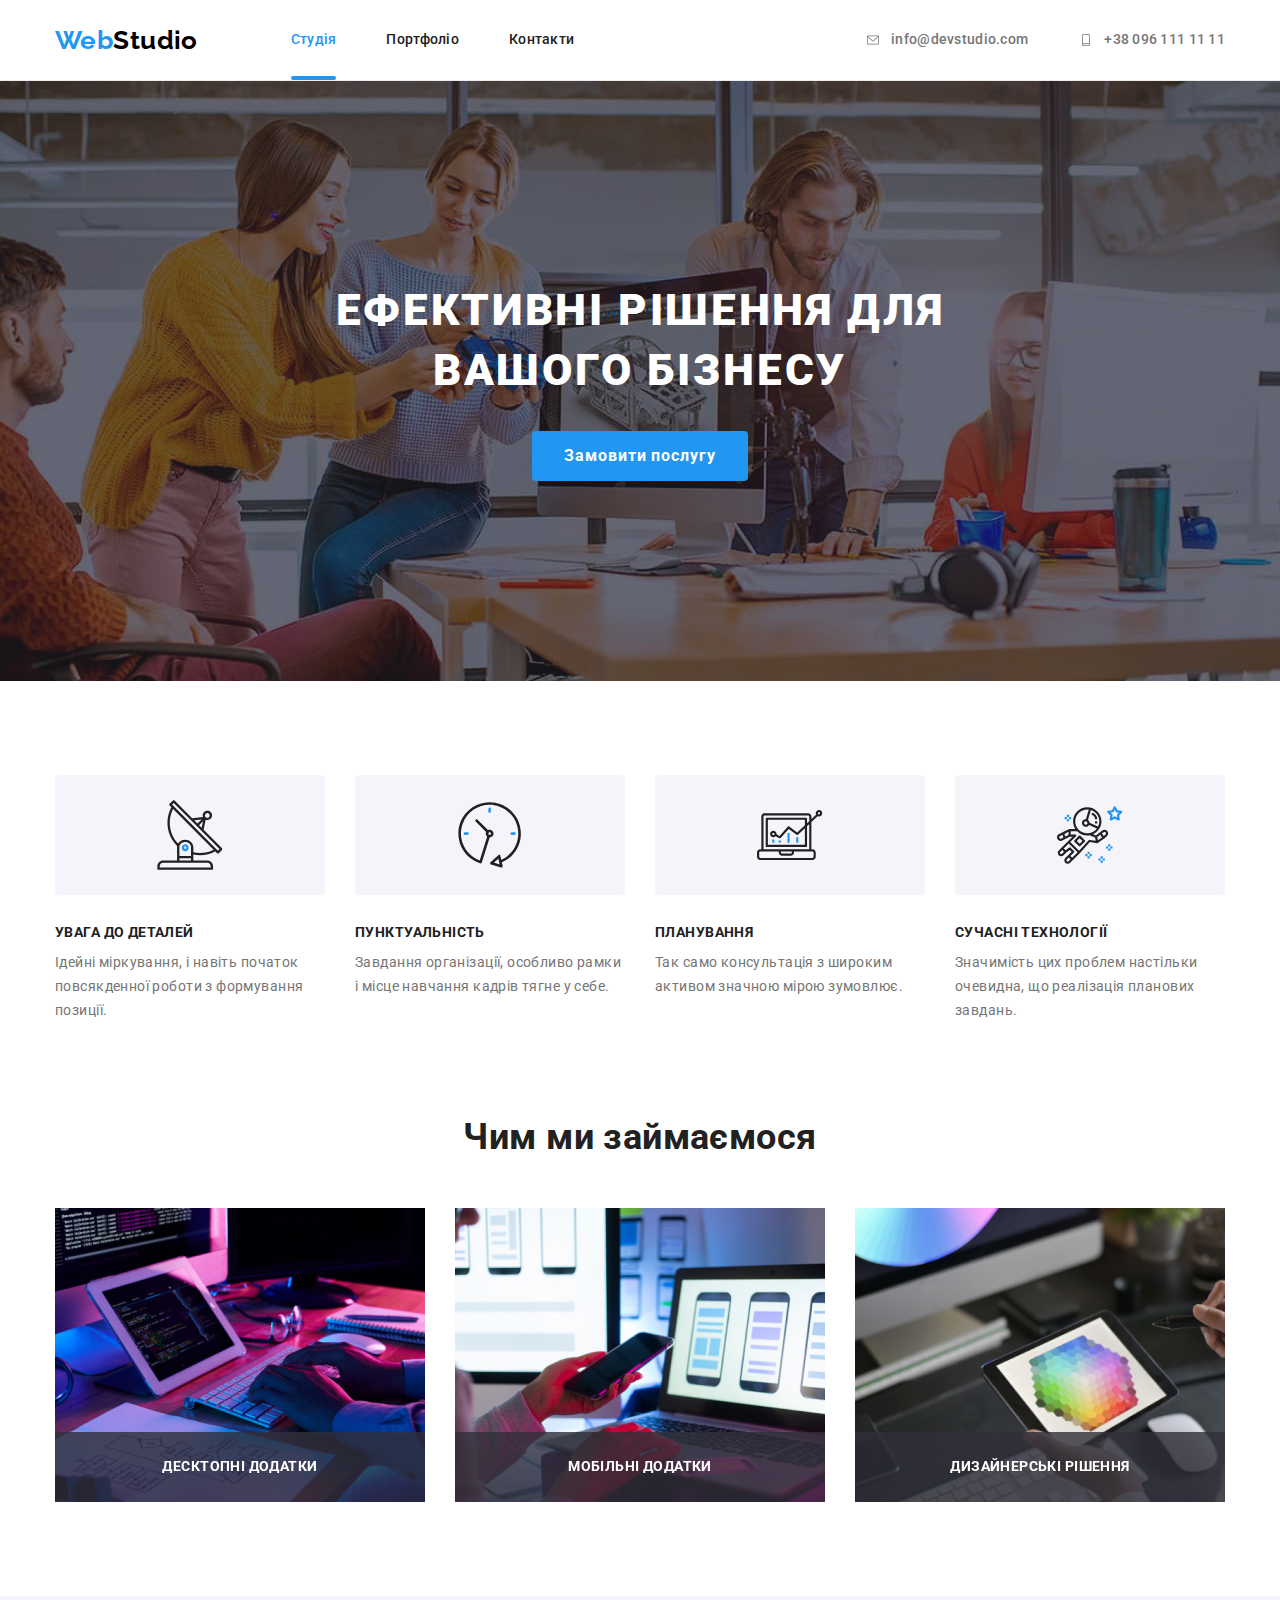
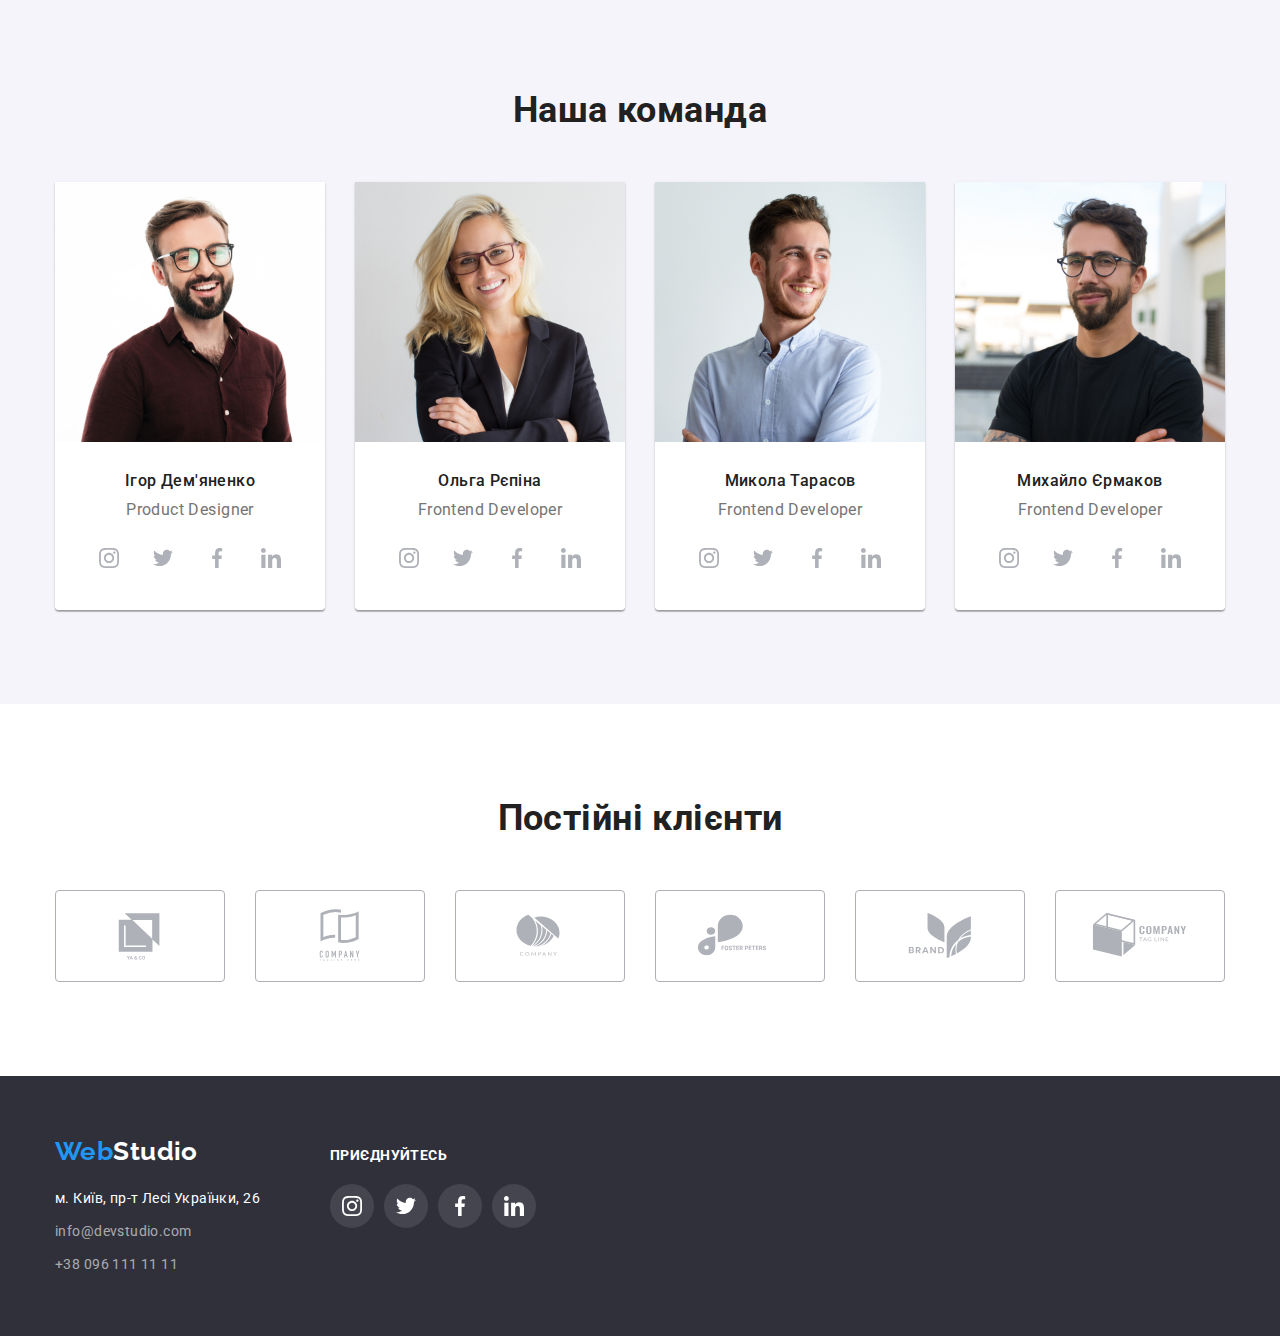
<file: index.html>
<!DOCTYPE html>
<html lang="uk-UA">
  <head>
    <meta charset="UTF-8" />
    <meta http-equiv="X-UA-Compatible" content="IE=edge" />
    <meta name="viewport" content="width=device-width, initial-scale=1.0" />
    <title>Студія</title>
    <link rel="preconnect" href="https://fonts.googleapis.com" />
    <link rel="preconnect" href="https://fonts.gstatic.com" crossorigin />
    <link
      href="https://fonts.googleapis.com/css2?family=Raleway:wght@700&family=Roboto:wght@400;500;700;900&display=swap"
      rel="stylesheet"
    />
    <link
      rel="stylesheet"
      href="https://cdnjs.cloudflare.com/ajax/libs/modern-normalize/1.1.0/modern-normalize.min.css"
    />
    <link rel="stylesheet" href="./css/style.css" />
  </head>
  <body>
    <!-- Header -->
    <header>
      <div class="container main-nav">
        <nav class="nav">
          <a href="./index.html" class="logo">Web<span class="web">Studio</span></a>
          <!-- Menu Nav -->
          <ul class="site-nav list">
            <li class="item"><a href="./index.html" class="link current">Студія</a></li>
            <li class="item"><a href="./portfolio.html" class="link">Портфоліо</a></li>
            <li class="item"><a href="" class="link">Контакти</a></li>
          </ul>
        </nav>
        <!-- contacts -->
        <ul class="contacts-nav list">
          <li class="item">
            <a href="mailto:info@devstudio.com" class="contacts">
              <svg class="contact-icon list" width="16px" height="12px">
                <use href="./images/icons.svg#icon-mail">
                </use>
              </svg>
              info@devstudio.com
            </a>
          </li>
          <li class="item">
            <a href="tel:+380961111111" class="contacts">
              <svg class="contact-icon list" width="16px" height="12px">
                <use href="./images/icons.svg#icon-phone">
                </use>
              </svg>
              +38 096 111 11 11
            </a>
          </li>
        </ul>
      </div>
    </header>
    <!-- Main -->
    <main>
      <!-- Order -->
      <section class="section order hero overlay">
        <h1 class="order-title">
          ЕФЕКТИВНІ РІШЕННЯ ДЛЯ <br/>
          ВАШОГО БІЗНЕСУ
        </h1>
        <button type="button" class="button second button" data-modal-open>Замовити послугу</button>
        <div class="backdrop is-hidden" data-modal>
          <div class="modal">
            <svg class="icon-close" data-modal-close width="11px" height="11px">
              <use href="./images/icons.svg#close-black">
              </use>
            </svg>  
          </div>
        </div>
      </section>
      <!-- Features -->
      <section class="section features">
        <!-- <h2>особливості нашої роботи</h2> -->
        <div class="container">
          <ul class="features-list list">
            <li class="item">
              <div class="icon-features">
                <svg class="" width="65.32px" height="70px">
                  <use href="./images/icons.svg#icon-features-1">
                  </use>
                </svg>
              </div>
              <h3 class="title">УВАГА ДО ДЕТАЛЕЙ</h3>
              <p>
                Ідейні міркування, і навіть початок повсякденної роботи з
                формування позиції.
              </p>
            </li>
            <li class="item">
              <div class="icon-features">
                <svg class="" width="65.32px" height="70px">
                  <use href="./images/icons.svg#icon-features-2">
                  </use>
                </svg>
              </div>
              <h3 class="title">ПУНКТУАЛЬНІСТЬ</h3>
              <p>
                Завдання організації, особливо рамки і місце навчання кадрів тягне
                у себе.
              </p>
            </li>
            <li class="item">
              <div class="icon-features">
                <svg class="" width="65.32px" height="70px">
                  <use href="./images/icons.svg#icon-features-3">
                  </use>
                </svg>
              </div>
              <h3 class="title">ПЛАНУВАННЯ</h3>
              <p>
                Так само консультація з широким активом значною мірою зумовлює.
              </p>
            </li>
            <li class="item">
              <div class="icon-features">
                <svg class="" width="65.32px" height="70px">
                  <use href="./images/icons.svg#icon-features-4">
                  </use>
                </svg>
              </div>
              <h3 class="title">СУЧАСНІ ТЕХНОЛОГІЇ</h3>
              <p>
                Значимість цих проблем настільки очевидна, що реалізація планових
                завдань.
              </p>
            </li>
          </ul>
        </div>
      </section>
      <!-- About US -->
      <section class="section about">
       <div class="container">
          <h2 class="section-title">Чим ми займаємося</h2>
            <ul class="about-list list ">
              <li class="about-item">
                <img src="./images/box1.jpg" alt="напишемо програму під ваші потреби" width="370" />
                <p class="label">Десктопні додатки</p>
              </li>
              <li class="about-item">
                <img src="./images/box2.jpg" alt="створюємо мобільний додаток" width="370" />
                <p class="label">Мобільні додатки</p>
              </li>
              <li class="about-item">
                <img src="./images/box3.jpg" alt="створюємо додаток для роботи з графікою" width="370" />
                <p class="label">Дизайнерські рішення</p>
              </li>
            </ul>
       </div>
      </section>
      <!-- Team -->
      <section class="team section">
        <div class="container">
          <h2 class="section-title">Наша команда</h2>
            <div class="team-grup">
                <ul class="team-list list">
                  <li class="item">
                    <img src="./images/team-card-1.jpg" alt="Ігор Дем'яненко" width="270"/>
                    <div class="description">
                      <h3 class="title">Ігор Дем'яненко</h3>
                      <p>Product Designer</p>
                      <ul class="social-list list">
                        <li class="social-item">
                          <a href="" class="social-link">
                            <svg class="" width="20px" height="20px">
                              <use href="./images/icons.svg#icon-team-instagram">
                              </use>
                            </svg>
                          </a>
                        </li>
                        <li class="social-item">
                          <a href="" class="social-link">
                            <svg class="" width="20px" height="20px">
                              <use href="./images/icons.svg#icon-team-twitter">
                              </use>
                            </svg>
                          </a>
                        </li>
                        <li class="social-item">
                          <a href="" class="social-link">
                            <svg class="" width="20px" height="20px">
                              <use href="./images/icons.svg#icon-team-facebook">
                              </use>
                            </svg>
                          </a>
                        </li>
                        <li class="social-item">
                          <a href="" class="social-link">
                            <svg class="" width="20px" height="20px">
                              <use href="./images/icons.svg#icon-team-linkedin">
                              </use>
                            </svg>
                          </a>
                        </li>
                      </ul> 
                    </div>
                  </li>
                  <li class="item">
                    <img src="./images/team-card-2.jpg" alt="Ольга Рєпіна" width="270" />
                    <div class="description">
                      <h3 class="title">Ольга Рєпіна</h3>
                      <p>Frontend Developer</p>
                      <ul class="social-list list">
                        <li class="social-item">
                          <a href="" class="social-link">
                            <svg class="" width="20px" height="20px">
                              <use href="./images/icons.svg#icon-team-instagram">
                              </use>
                            </svg>
                          </a>
                        </li>
                        <li class="social-item">
                          <a href="" class="social-link">
                            <svg class="" width="20px" height="20px">
                              <use href="./images/icons.svg#icon-team-twitter">
                              </use>
                            </svg>
                          </a>
                        </li>
                        <li class="social-item">
                          <a href="" class="social-link">
                            <svg class="" width="20px" height="20px">
                              <use href="./images/icons.svg#icon-team-facebook">
                              </use>
                            </svg>
                          </a>
                        </li>
                        <li class="social-item">
                          <a href="" class="social-link">
                            <svg class="" width="20px" height="20px">
                              <use href="./images/icons.svg#icon-team-linkedin">
                              </use>
                            </svg>
                          </a>
                        </li>
                      </ul>
                    </div>
                  </li>
                  <li class="item">
                    <img src="./images/team-card-3.jpg" alt="Микола Тарасов" width="270" />
                    <div class="description">
                      <h3 class="title">Микола Тарасов</h3>
                      <p>Frontend Developer</p>
                      <ul class="social-list list">
                        <li class="social-item">
                          <a href="" class="social-link">
                            <svg class="" width="20px" height="20px">
                              <use href="./images/icons.svg#icon-team-instagram">
                              </use>
                            </svg>
                          </a>
                        </li>
                        <li class="social-item">
                          <a href="" class="social-link">
                            <svg class="" width="20px" height="20px">
                              <use href="./images/icons.svg#icon-team-twitter">
                              </use>
                            </svg>
                          </a>
                        </li>
                        <li class="social-item">
                          <a href="" class="social-link">
                            <svg class="" width="20px" height="20px">
                              <use href="./images/icons.svg#icon-team-facebook">
                              </use>
                            </svg>
                          </a>
                        </li>
                        <li class="social-item">
                          <a href="" class="social-link">
                            <svg class="" width="20px" height="20px">
                              <use href="./images/icons.svg#icon-team-linkedin">
                              </use>
                            </svg>
                          </a>
                        </li>
                      </ul>
                    </div>
                  </li>
                  <li class="item">
                    <img src="./images/team-card-4.jpg" alt="Михайло Єрмаков" width="270" />
                    <div class="description">
                      <h3 class="title">Михайло Єрмаков</h3>
                      <p>Frontend Developer</p>
                      <ul class="social-list list">
                        <li class="social-item">
                          <a href="" class="social-link">
                            <svg class="" width="20px" height="20px">
                              <use href="./images/icons.svg#icon-team-instagram">
                              </use>
                            </svg>
                          </a>
                        </li>
                        <li class="social-item">
                          <a href="" class="social-link">
                            <svg class="" width="20px" height="20px">
                              <use href="./images/icons.svg#icon-team-twitter">
                              </use>
                            </svg>
                          </a>
                        </li>
                        <li class="social-item">
                          <a href="" class="social-link">
                            <svg class="" width="20px" height="20px">
                              <use href="./images/icons.svg#icon-team-facebook">
                              </use>
                            </svg>
                          </a>
                        </li>
                        <li class="social-item">
                          <a href="" class="social-link">
                            <svg class="" width="20px" height="20px">
                              <use href="./images/icons.svg#icon-team-linkedin">
                              </use>
                            </svg>
                          </a>
                        </li>
                      </ul>
                    </div>
                  </li>
                </ul>
            </div>
        </div>
      </section>
      <!-- Clients -->
      <section class="clients section">
        <div class="container">
          <h2 class="section-title">Постійні клієнти</h2>
          <ul class="clients-list list">
            <li class="clients-iten">
              <a href="" class="clients-link">
                <svg class="" width="106px" height="60px">
                  <use href="./images/icons.svg#client-1"></use>
                </svg>
              </a>
            </li>
            <li class="clients-iten">
              <a href="" class="clients-link">
                <svg class="" width="106px" height="60px">
                  <use href="./images/icons.svg#client-2"></use>
                </svg>
              </a>
            </li>
            <li class="clients-iten">
              <a href="" class="clients-link">
                <svg class="" width="106px" height="60px">
                  <use href="./images/icons.svg#client-3"></use>
                </svg>
              </a>
            </li>
            <li class="clients-iten">
              <a href="" class="clients-link">
                <svg class="" width="106px" height="60px">
                  <use href="./images/icons.svg#client-4"></use>
                </svg>
              </a>
            </li>
            <li class="clients-iten">
              <a href="" class="clients-link">
                <svg class="" width="106px" height="60px">
                  <use href="./images/icons.svg#client-5"></use>
                </svg>
              </a>
            </li>
            <li class="clients-iten">
              <a href="" class="clients-link">
                <svg class="" width="106px" height="60px">
                  <use href="./images/icons.svg#client-6"></use>
                </svg>
              </a>
            </li>
          </ul>
        </div>
      </section>
    </main>
    <!-- Footer -->
    <footer class="footer">
        <div class="container">
          <div class="footer-contact">
            <a href="./index.html" class="logo">Web<span class="web">Studio</span></a>
            <address class="address">
              <p>м. Київ, пр-т Лесі Українки, 26</p>
              <a href="mailto:info@devstudio.com" class="mailme">info@devstudio.com</a> <br />
              <a href="tel:+380961111111">+38 096 111 11 11</a>
            </address>
          </div>
          <div class="footer-social">
            <h2 class="second-title">приєднуйтесь</h2>
            <ul class="social-list list">
              <li class="social-item">
                <a href="" class="social-link">
                  <svg class="" width="20px" height="20px">
                    <use href="./images/icons.svg#icon-team-instagram">
                    </use>
                  </svg>
                </a>
              </li>
              <li class="social-item">
                <a href="" class="social-link">
                  <svg class="" width="20px" height="20px">
                    <use href="./images/icons.svg#icon-team-twitter">
                    </use>
                  </svg>
                </a>
              </li>
              <li class="social-item">
                <a href="" class="social-link">
                  <svg class="" width="20px" height="20px">
                    <use href="./images/icons.svg#icon-team-facebook">
                    </use>
                  </svg>
                </a>
              </li>
              <li class="social-item">
                <a href="" class="social-link">
                  <svg class="" width="20px" height="20px">
                    <use href="./images/icons.svg#icon-team-linkedin">
                    </use>
                  </svg>
                </a>
              </li>
            </ul>
          </div>
        </div>
    </footer>
  <script src="./js/modal.js"></script>
  </body>
</html>
</file>
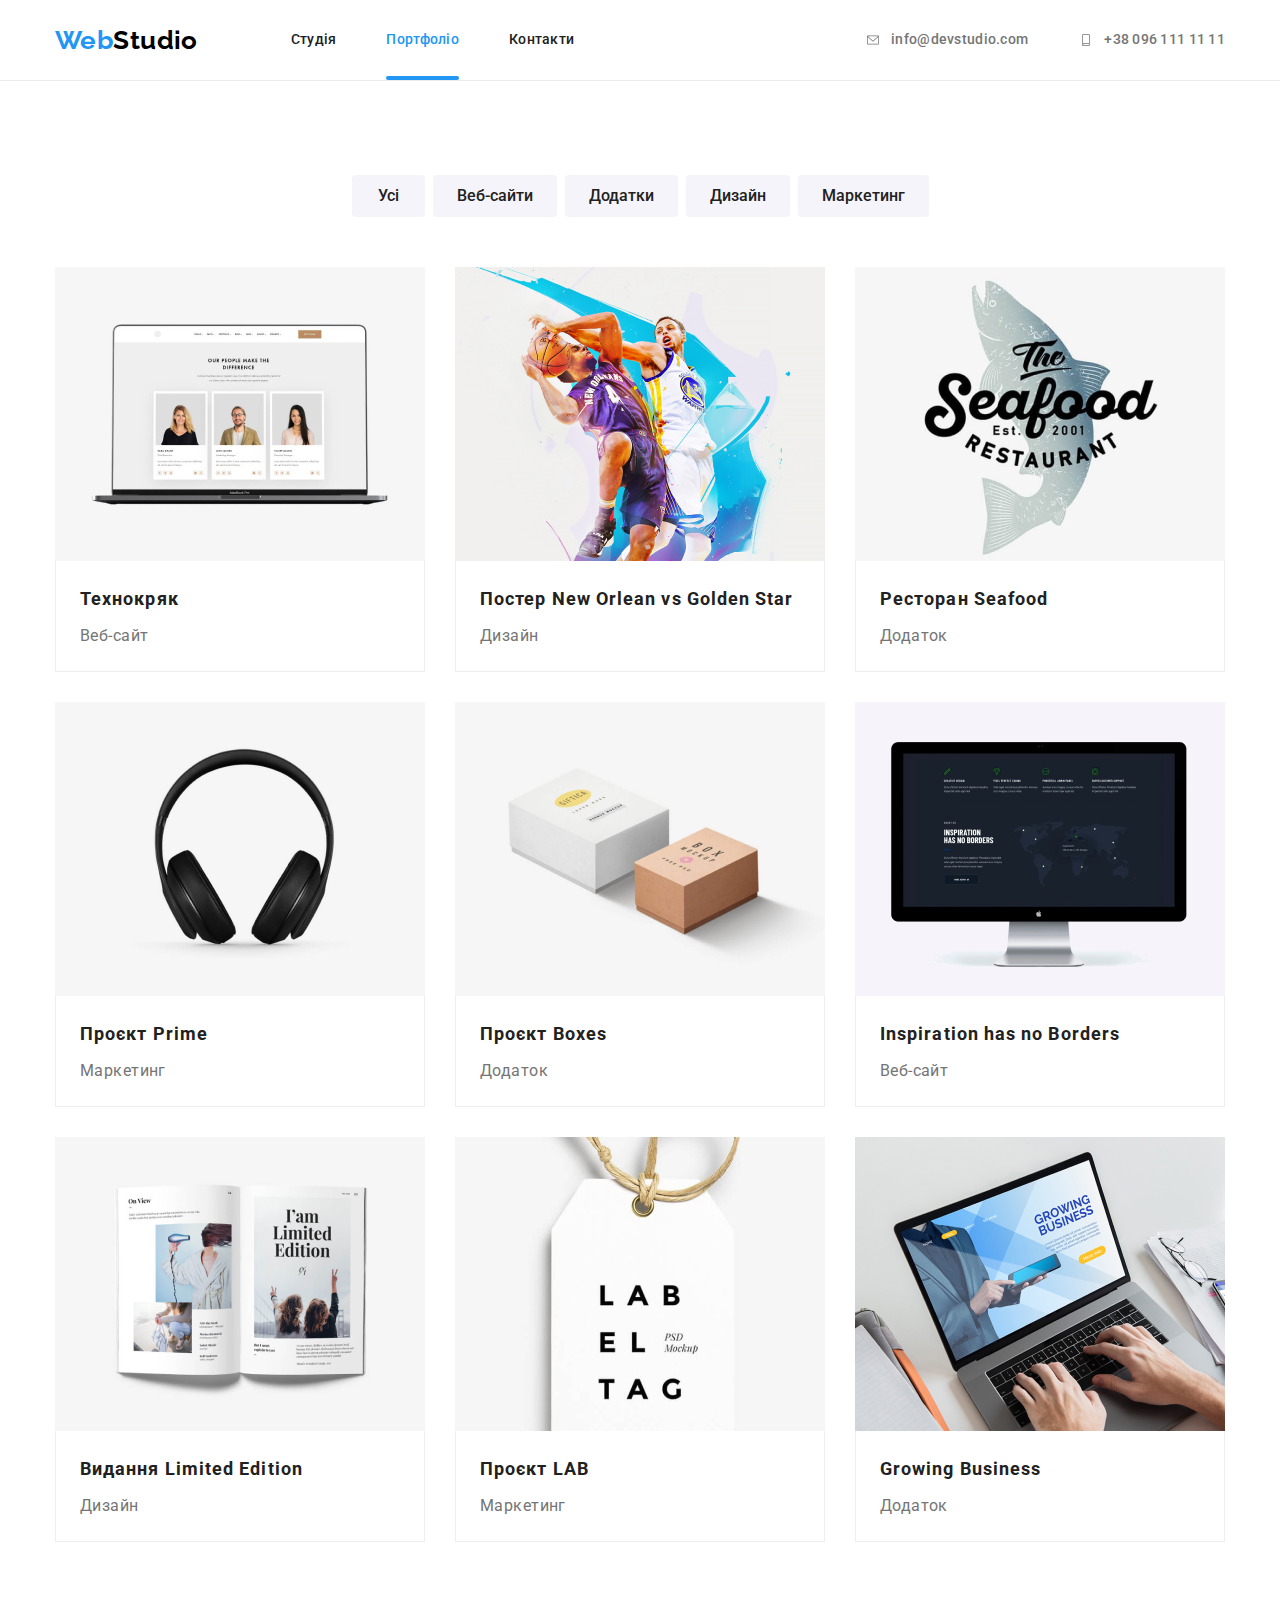
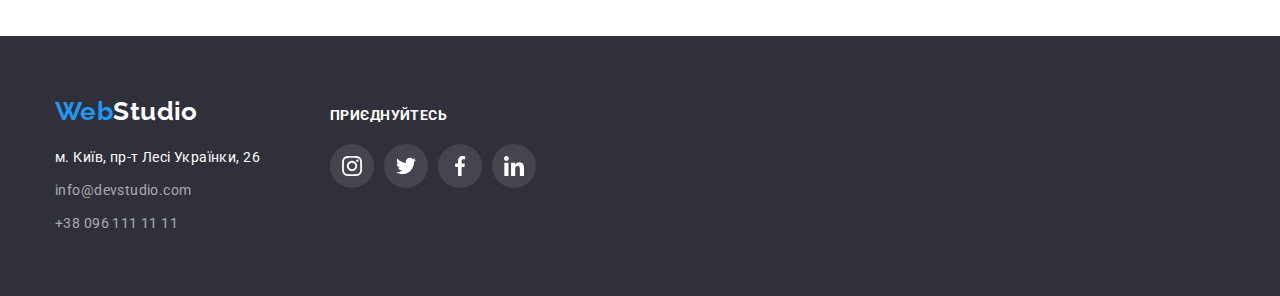
<file: portfolio.html>
<!DOCTYPE html>
<html lang="uk-UA">
<head>
    <meta charset="UTF-8" />
    <meta http-equiv="X-UA-Compatible" content="IE=edge" />
    <meta name="viewport" content="width=device-width, initial-scale=1.0" />
    <title>Портфоліо</title>
    <link rel="preconnect" href="https://fonts.googleapis.com" />
    <link rel="preconnect" href="https://fonts.gstatic.com" crossorigin />
    <link
        href="https://fonts.googleapis.com/css2?family=Raleway:wght@700&family=Roboto:wght@400;500;700;900&display=swap"
        rel="stylesheet" />
    <link rel="stylesheet"
        href="https://cdnjs.cloudflare.com/ajax/libs/modern-normalize/1.1.0/modern-normalize.min.css" />
    <link rel="stylesheet" href="./css/style.css" />
</head>

<body>
    <!-- Header -->
<header>
    <div class="container main-nav">
        <nav class="nav">
            <a href="./index.html" class="logo">Web<span class="web">Studio</span></a>
            <!-- Menu Nav -->
            <ul class="site-nav list">
                <li class="item"><a href="./index.html" class="link">Студія</a></li>
                <li class="item"><a href="./portfolio.html" class="link current">Портфоліо</a></li>
                <li class="item"><a href="" class="link">Контакти</a></li>
            </ul>
        </nav>
        <!-- contacts -->
        <ul class="contacts-nav list">
            <li class="item">
                <a href="mailto:info@devstudio.com" class="contacts">
                    <svg class="contact-icon list" width="16px" height="12px">
                        <use href="./images/icons.svg#icon-mail">
                        </use>
                    </svg>
                    info@devstudio.com
                </a>
            </li>
            <li class="item">
                <a href="tel:+380961111111" class="contacts">
                    <svg class="contact-icon list" width="16px" height="12px">
                        <use href="./images/icons.svg#icon-phone">
                        </use>
                    </svg>
                    +38 096 111 11 11
                </a>
            </li>
        </ul>
    </div>
</header>
    <!-- Main -->
    <main>
    <!-- Project -->
        <!-- <h1>Наші проекти</h1> -->
     <section class="project section">
        <div class="container">
            <ul class="project-filter list ">
                <li class="item"><button type="button" class="button primary">Усі</button></li>
                <li class="item"><button type="button" class="button primary">Веб-сайти</button></li>
                <li class="item"><button type="button" class="button primary">Додатки</button></li>
                <li class="item"><button type="button" class="button primary">Дизайн</button></li>
                <li class="item"><button type="button" class="button primary">Маркетинг</button></li>
            </ul>
        </div>
        <div class="container">
            <ul class="project-group list">
                <li class="item">
                    <div class="portfolio-overlay">
                        <img class="image" src="./images/project-1.jpg" alt="Технокряк" width="370">
                        <div class="portfolio-overlay-text">
                        <p>Ресурс пропонує комплексні пропозиції з різним рівнем функціоналу та сервісів. Все це дозволить відвідувачу
                            отримати
                            вичерпні відомості про компанію чи приватну особу.</p>
                        </div>
                    </div>
                    <div class="description">
                        <h2 class="second-title">Технокряк</h2>
                        <p>Веб-сайт</p>
                    </div>
                </li>
                <li class="item">
                    <div class="portfolio-overlay">
                    <img class="image" src="./images/project-2.jpg" alt="Постер New Orlean vs Golden Star" width="370">
                        <div class="portfolio-overlay-text">
                            <p>Ресурс пропонує комплексні пропозиції з різним рівнем функціоналу та сервісів. Все це дозволить відвідувачу
                                отримати
                                вичерпні відомості про компанію чи приватну особу.</p>
                        </div>
                    </div>
                    <div class="description">
                        <h2 class="second-title">Постер New Orlean vs Golden Star</h2>
                        <p>Дизайн</p>
                    </div>
                </li>
                <li class="item">
                    <div class="portfolio-overlay">
                    <img class="image" src="./images/project-3.jpg" alt="Ресторан Seafood" width="370">
                        <div class="portfolio-overlay-text">
                            <p>Ресурс пропонує комплексні пропозиції з різним рівнем функціоналу та сервісів. Все це дозволить відвідувачу
                                отримати
                                вичерпні відомості про компанію чи приватну особу.</p>
                        </div>
                    </div>
                    <div class="description">
                        <h2 class="second-title">Ресторан Seafood</h2>
                        <p>Додаток</p>
                    </div>
                </li>
                <li class="item">
                    <div class="portfolio-overlay">
                    <img class="image" src="./images/project-4.jpg" alt="Проєкт Prime" width="370">
                        <div class="portfolio-overlay-text">
                            <p>Ресурс пропонує комплексні пропозиції з різним рівнем функціоналу та сервісів. Все це дозволить відвідувачу
                                отримати
                                вичерпні відомості про компанію чи приватну особу.</p>
                        </div>
                    </div>
                    <div class="description">
                        <h2 class="second-title">Проєкт Prime</h2>
                        <p>Маркетинг</p>
                    </div>
                </li>
                <li class="item">
                    <div class="portfolio-overlay">
                    <img class="image" src="./images/project-5.jpg" alt="ППроєкт Boxes" width="370">
                        <div class="portfolio-overlay-text">
                            <p>Ресурс пропонує комплексні пропозиції з різним рівнем функціоналу та сервісів. Все це дозволить відвідувачу
                                отримати
                                вичерпні відомості про компанію чи приватну особу.</p>
                        </div>
                    </div>
                    <div class="description">
                        <h2 class="second-title">Проєкт Boxes</h2>
                        <p>Додаток</p>
                    </div>
                </li>
                <li class="item">
                    <div class="portfolio-overlay">
                    <img class="image" src="./images/project-6.jpg" alt="Inspiration has no Borders" width="370">
                        <div class="portfolio-overlay-text">
                            <p>Ресурс пропонує комплексні пропозиції з різним рівнем функціоналу та сервісів. Все це дозволить відвідувачу
                                отримати
                                вичерпні відомості про компанію чи приватну особу.</p>
                        </div>
                    </div>
                    <div class="description">
                        <h2 class="second-title">Inspiration has no Borders</h2>
                        <p>Веб-сайт</p>
                    </div>
                </li>
                <li class="item">
                    <div class="portfolio-overlay">
                    <img class="image" src="./images/project-7.jpg" alt="Видання Limited Edition" width="370">
                        <div class="portfolio-overlay-text">
                            <p>Ресурс пропонує комплексні пропозиції з різним рівнем функціоналу та сервісів. Все це дозволить відвідувачу
                                отримати
                                вичерпні відомості про компанію чи приватну особу.</p>
                        </div>
                    </div>
                    <div class="description">
                        <h2 class="second-title">Видання Limited Edition</h2>
                        <p>Дизайн</p>
                    </div>
                </li>
                <li class="item">
                    <div class="portfolio-overlay">
                    <img class="image" src="./images/project-8.jpg" alt="Проєкт LAB" width="370">
                        <div class="portfolio-overlay-text">
                            <p>Ресурс пропонує комплексні пропозиції з різним рівнем функціоналу та сервісів. Все це дозволить відвідувачу
                                отримати
                                вичерпні відомості про компанію чи приватну особу.</p>
                        </div>
                    </div>
                    <div class="description">
                        <h2 class="second-title">Проєкт LAB</h2>
                        <p>Маркетинг</p>
                    </div>
                </li>
                <li class="item">
                    <div class="portfolio-overlay">
                    <img class="image" src="./images/project-9.jpg" alt="Growing Business" width="370">
                        <div class="portfolio-overlay-text">
                            <p>Ресурс пропонує комплексні пропозиції з різним рівнем функціоналу та сервісів. Все це дозволить відвідувачу
                                отримати
                                вичерпні відомості про компанію чи приватну особу.</p>
                        </div>
                    </div>
                    <div class="description">
                        <h2 class="second-title">Growing Business</h2>
                        <p>Додаток</p>
                    </div>
                </li>
            </ul>
        </div>  
        </section>
    </main>
    <!-- Footer -->
    <footer class="footer">
        <div class="container">
            <div class="footer-contact">
                <a href="./index.html" class="logo">Web<span class="web">Studio</span></a>
                <address class="address">
                    <p>м. Київ, пр-т Лесі Українки, 26</p>
                    <a href="mailto:info@devstudio.com" class="mailme">info@devstudio.com</a> <br />
                    <a href="tel:+380961111111">+38 096 111 11 11</a>
                </address>
            </div>
            <div class="footer-social">
                <h2 class="second-title">приєднуйтесь</h2>
                <ul class="social-list list">
                    <li class="social-item">
                        <a href="" class="social-link">
                            <svg class="" width="20px" height="20px">
                                <use href="./images/icons.svg#icon-team-instagram">
                                </use>
                            </svg>
                        </a>
                    </li>
                    <li class="social-item">
                        <a href="" class="social-link">
                            <svg class="" width="20px" height="20px">
                                <use href="./images/icons.svg#icon-team-twitter">
                                </use>
                            </svg>
                        </a>
                    </li>
                    <li class="social-item">
                        <a href="" class="social-link">
                            <svg class="" width="20px" height="20px">
                                <use href="./images/icons.svg#icon-team-facebook">
                                </use>
                            </svg>
                        </a>
                    </li>
                    <li class="social-item">
                        <a href="" class="social-link">
                            <svg class="" width="20px" height="20px">
                                <use href="./images/icons.svg#icon-team-linkedin">
                                </use>
                            </svg>
                        </a>
                    </li>
                </ul>
            </div>
        </div>
    </footer>
</body>
</html>
</file>
<file: css/style.css>
/* цвет заголовков #212121  */
/* основной цвет #757575 */
/* белый цвет фона #FFFFFF */
/* акцент  #2196F3 */
/* вторичный цвет фона #F5F4FA */
/* футер контакт rgba(255, 255, 255, 0.6) */
/* цвет подвала #2F303A */
/* цвет иконок #AFB1B8 */
/* цвет границы блока */

:root {
  --timing-function: cubic-bezier(0.4, 0, 0.2, 1);
  --primery-text-color: #757575;
  --title-text-color: #212121;
  --accent-color: #2196f3;
  --primary-color-white: #ffffff;
  --color-black: #000;
  --primary-bg-color: #F5F5F5;
  --second-bg-color: #F5F4FA;
  --footer-contact-color: rgba(255, 255, 255, 0.6);
  --footer-order-color: #2F303A;
  --icon-border-color: #AFB1B8;
  --border-color: #EEEEEE;
}

html {
  box-sizing: border-box;
}

img {
  display: block;
  max-width: 100%;
}
body {
  margin: 0px;
  color: var(--primery-text-color);
  font-size: 14px;
  font-family: "Roboto", sans-serif;
  letter-spacing: 0.03em;
}

.list {
  list-style: none;
  padding: 0;
  margin: 0;
}

.section {
  padding-top: 94px;
  padding-bottom: 94px;
}

header {
  background-color: var(--primary-color-white);
  border-bottom: 1px solid #ECECEC;
}

.main-nav,
.site-nav,
.nav,
.contacts-nav {
  display: flex;
}

.main-nav {
  align-items: center;
}
 
.logo {
  color: var(--accent-color);
  font-family: "Raleway", sans-serif;
  font-weight: 700;
  font-size: 26px;
  line-height: 1.19;
  text-decoration: none;
}

.main-nav .logo {
  margin-right: 93px;
  margin-top: auto;
  margin-bottom: auto;
}


.web {
  color: var(--color-black);
}

/* Menu Nav */

.site-nav .item a {
  display: block;
  padding-top: 32px;
  padding-bottom: 32px;
}

.site-nav .item + .item {
  margin-left: 50px;
}

.site-nav .link {
  position: relative;
  color: var(--title-text-color);
  font-weight: 500;
  line-height: 1.14;
  letter-spacing: 0.02em;
  text-decoration: none;
  transition: color 250ms var(--timing-function);
}

.site-nav .link:hover,
.site-nav .link:focus {
  color: var(--accent-color);
}

.site-nav .link.current {
  color: var(--accent-color);
}

.site-nav .item .current::after {
  content: "";
  position: absolute;
  display: block;
  width: 100%;
  height: 4px;
  left: 0;
  bottom: 0;
  background-color: var(--accent-color);
  border-radius: 2px;
}

/* contacts */

.contacts-nav .contacts {
  color: var(--primery-text-color);
  font-weight: 500;
  line-height: 1.14;
  letter-spacing: 0.02em;
  text-decoration: none;
  transition: color 250ms var(--timing-function);
}

.contacts-nav .contacts:hover,
.contacts-nav .contacts:focus {
  color: var(--accent-color);
}

.contact-icon {
  fill: currentColor;
  margin-right: 10px;
  align-items: center;
  justify-content: center;
}

.contacts-nav .item + .item {
  margin-left: 50px;
}

.contacts-nav {
  margin-left: auto;
}

.contacts-nav .contacts {
  display: flex;
  padding-top: 32px;
  padding-bottom: 32px;
  align-items: center;
}

/* order */

.hero  {
  padding-top: 200px;
  padding-bottom: 200px;

}

.order {
  text-align: center;
  background: var(--footer-order-color);
}

.overlay {
  max-width: 1600px;
  height: 600px;
  margin-left: auto;
  margin-right: auto;
  background-image: linear-gradient(
    to right, 
    rgba(47, 48, 58, 0.4),
    rgba(47, 48, 58, 0.4)
    ),
    url(../images/hero.jpg);
  background-size: cover;
  background-repeat: no-repeat;
  background-position: center;
}

.order-title {
  color: var(--primary-color-white);
  font-weight: 900;
  font-size: 44px;
  line-height: 1.36;
  letter-spacing: 0.06em;
  margin-top: 0;
  margin-bottom: 30px;

}

.order .button {            
  font-weight: 700;
  font-size: 16px;
  line-height: 1.87;
  letter-spacing: 0.06em;
  padding: 10px 32px;
  min-width: 216px;
  border: transparent;
}

.backdrop {
  position: fixed;
  top: 0;
  left: 0;
  width: 100%;
  height: 100%;
  background-color: rgba(0, 0, 0, 0.2);
  transition: opacity 250ms var(--timing-function);
  opacity: 1;
}

.backdrop.backdrop.is-hidden .modal {
  transform: translate(-50%, -50%) scale(0.9);
}

.backdrop.is-hidden {
  opacity: 0;
  pointer-events: none;
  transform: scale(1);
}

.modal {
  min-width: 528px;
  min-height: 581px;
  background-color: var(--primary-color-white);

  position: absolute;
  top: 50%;
  left: 50%;
  transform: translate(-50%, -50%) scale(1);
  transition: transform 250ms var(--timing-function);

}

.icon-close {
  position: absolute;
  cursor: pointer;
  top: 8px;
  right: 8px;
  width: 30px;
  height: 30px;
  border-radius: 50%;
  border: 1px solid rgba(0, 0, 0, 0.1);
  background-color: var(--primary-color-white);
  padding: 5px;
}
/* Features */

.features {
  padding-bottom: 0;
}

.features-list {
  display: flex;
}

.features-list .item + .item {
  margin-left: 30px;
}
.features-list .title {
  min-width: 270px;
  font-weight: 700;
  font-size: 14px;
  line-height: 1.14;
  margin-top: 0;
  margin-bottom: 10px;
  color: var(--title-text-color);
}

.features-list p {
  line-height: 1.71;
  margin-top: 0;
  margin-bottom: 0;
}

.icon-features {
  display: flex;
  margin-bottom: 30px;
  height: 120px;
  align-items: center;
  justify-content: center;
  background-color: var(--second-bg-color);
  border-radius: 4px;
}

/* About US  */

.section-title {
  color: var(--title-text-color);
  font-weight: 700;
  font-size: 36px;
  line-height: 1.16;
  text-align: center;
  margin-top: 0;
  margin-bottom: 50px;
}

.about-list {
  display: flex;
  justify-content: center;
}

.about-item:not(:last-child) {
  margin-right: 30px;
}

.about-list li {
  position: relative;
}

.label {
  display: flex;
  align-items: center;
  justify-content: center;
  bottom: 0px;
  margin: 0%;
  width: 100%;
  height: 70px;
  line-height: 1.14;
  position: absolute;
  color: var(--primary-color-white);
  text-transform: uppercase;
  font-weight: 700;
  background: rgba(47, 48, 58, 0.8);
}


/* Team  */

.team {
  background-color: var(--second-bg-color);
}
.team-list{
  display: flex;
  justify-content: space-between;
}

.team-grup .team-list .item + .item {
  margin-left: 30px;
}

.team-list .item {
    box-shadow: 0px 1px 3px rgb(0 0 0 / 12%), 0px 1px 1px rgb(0 0 0 / 14%), 0px 2px 1px rgb(0 0 0 / 20%);
    border-radius: 0px 0px 4px 4px;
}
.team-grup .description {
  padding-top: 30px;
  padding-bottom: 30px;
  background-color: var(--primary-color-white);
  border-radius: 0px 0px 4px 4px;
}
.team-list .title {
  color: var(--title-text-color);
  font-weight: 500;
  font-size: 16px;
  line-height: 1.18;
  text-align: center;
  margin-top: 0;
  margin-bottom: 10px;
}

.team-list p {
  font-size: 16px;
  line-height: 1.18;
  text-align: center;
  margin-top: 0;
  margin-bottom: 16px;
}

.social-list {
  display: flex;
  justify-content: center;
}

.social-item + .social-item {
  margin-left: 10px;
}

.social-link {
  display: flex;
  width: 44px;
  height: 44px;
  border-radius: 50%;
  justify-content: center;
  align-items: center;
  fill: var(--icon-border-color);
  transition: background-color 250ms var(--timing-function), fill 250ms var(--timing-function);
}

.social-link:hover,
.social-link:focus {
  cursor: pointer;
  background-color: var(--accent-color);
  fill: var(--primary-color-white);
}

/* Clients */

.clients-iten + .clients-iten {
  margin-left: 30px;
}


.clients-list {
  display: flex;
}

.clients-link {
  display: flex;
  width: 170px;
  height: 92px;
  justify-content: center;
  align-items: center;
  border: 1px solid var(--icon-border-color);
  border-radius: 4px;
  fill: var(--icon-border-color);
  transition: fill 250ms var(--timing-function);
}

.clients-link:hover,
.clients-link:focus {
  cursor: pointer;
  border: 1px solid var(--accent-color);
  border-radius: 4px;
  fill: var(--accent-color);
}

/* footer */

.footer {
  background: var(--footer-order-color);
  padding-top: 60px;
  padding-bottom: 60px;
}

.footer .logo {
  display: inline-block;
  margin-bottom: 20px;
  
}

.footer .web {
  color: var(--primary-color-white);
}

.footer .address p {
  font-style: normal;
  color: var(--primary-color-white);
  line-height: 1.71;
  margin-top: 0;
  margin-bottom: 9px;
}

 .address a {
  font-style: normal;
  color: var(--footer-contact-color);
  line-height: 1.71;
  text-decoration: none;
  margin-top: 0;
  
}
.footer .mailme{
margin-bottom: 9px;
display: inline-block;
}

.footer .container {
  display: flex;
}

.footer .second-title {
  font-style: normal;
  color: var(--primary-color-white);
  font-size: 14px;
  line-height: 1.17;
  letter-spacing: 0.03em;
  text-transform: uppercase;
  margin-bottom: 20px;
}

.footer-contact {
  margin-right: 70px;
}

.footer-social .social-link {
  fill: var(--primary-color-white);
  background-color: rgba(255, 255, 255, 0.1);
  border-radius: 50%;
  
  transition: background-color 250ms var(--timing-function);
}

.footer-social .social-link:hover,
.footer-social .social-link:focus {
  cursor: pointer;
  background-color: var(--accent-color);
}

/* Buttom */

.button {
  display: inline-block;
  border-radius: 4px;
  padding: 6px 22px;
  min-width: 73px;

  color: var(--primary-color-white);
  background-color: var(--accent-color);
  
  font-family: inherit;
  cursor: pointer;
  text-align: center;

  transition: background-color 250ms var(--timing-function), color 250ms var(--timing-function), box-shadow 250ms var(--timing-function);

}

.button.primary {
  color: var(--title-text-color);
  background-color: var(--second-bg-color);
}

.button.second {
  color: var(--primary-color-white);
  background-color: var(--accent-color);
}

/* Project */

/* Filter */

.project-filter .item + .item {
  margin-left: 8px;
}

.project-filter .button {
  font-weight: 500;
  font-size: 16px;
  line-height: 1.62;
  padding: 6px 22px;
}

.project-filter .button:hover,
.project-filter .button:focus {
  cursor: pointer;
  color: var(--primary-color-white);
  background-color: var(--accent-color);
  box-shadow: 0px 3px 1px rgba(0, 0, 0, 0.1), 0px 1px 2px rgba(0, 0, 0, 0.08), 0px 2px 2px rgba(0, 0, 0, 0.12);
  border-radius: 4px;
}

/* Gruop */

.project-filter {
  display: flex;
  justify-content: center;
  margin-bottom: 50px;
}

.project-filter .button {
  border-color: transparent;
}

.project-group {
  display: flex;
  flex-wrap: wrap;
  transition: box-shadow 250ms var(--timing-function);
}

.project-group .item {
  box-shadow: 0;
  transition: box-shadow 250ms var(--timing-function);
}
.project-group .item:hover {
  cursor: pointer;
  box-shadow: 0px 1px 1px rgba(0, 0, 0, 0.12), 0px 4px 4px rgba(0, 0, 0, 0.06), 1px 4px 6px rgba(0, 0, 0, 0.16);
}

.project-group .description {
  padding-top: 20px;
  padding-right: 24px;
  padding-bottom: 20px;
  padding-left: 24px;
  border-right: 1px solid var(--border-color);
  border-bottom: 1px solid var(--border-color);
  border-left: 1px solid var(--border-color);
}


.project-group .item {
  width: calc((100% - 60px)/3);
  margin-right: 30px;
  margin-bottom: 30px;
}

.project-group .item:nth-last-child(-n + 3){
  margin-bottom: 0;
}

.project-group .item:nth-child(3n) {
  margin-right: 0;
}

.project-group .image {
  display: block;
}

.project-group .second-title {
  color: var(--title-text-color);
  font-weight: 700;
  font-size: 18px;
  line-height: 2;
  letter-spacing: 0.06em;
  margin-top: 0px;
  margin-bottom: 4px;
}

.project .project-group p {
  font-size: 16px;
  line-height: 1.87;
  margin-top: 0;
  margin-bottom: 0;
}

.portfolio-overlay {
    position: relative;
    overflow: hidden;
}

.portfolio-overlay::before {
  position: absolute;
  display: inline-block;
  content: "";
  width: 100%;
  height: 100%;
  background-color: rgba(33, 150, 243, 0.9);
  transform: translateY(100%);
  transition: transform 250ms var(--timing-function);
}

.project-group .item:hover .portfolio-overlay::before,
.project-group .item:hover .portfolio-overlay-text p {
  cursor: pointer;
  opacity: 1;
  transform: translateY(0%);
}

.portfolio-overlay .portfolio-overlay-text p {
  position: absolute;
  top: 0;
  right: 0;
  margin: 63px 24px;
  width: 322px;
  height: 168px;
  font-size: 18px;
  line-height: 1.55;
  letter-spacing: 0.03em;
  color: var(--primary-color-white);
  opacity: 0;
  transform: translateY(100%);
  transition: transform 250ms var(--timing-function);
}

.container {
  width: 1200px;
  padding-left: 15px;
  padding-right: 15px;
  margin-left:  auto;
  margin-right: auto;
}

/* <svg><use href="./images/sprite.svg#icon-mail"></use></svg> */
</file>
